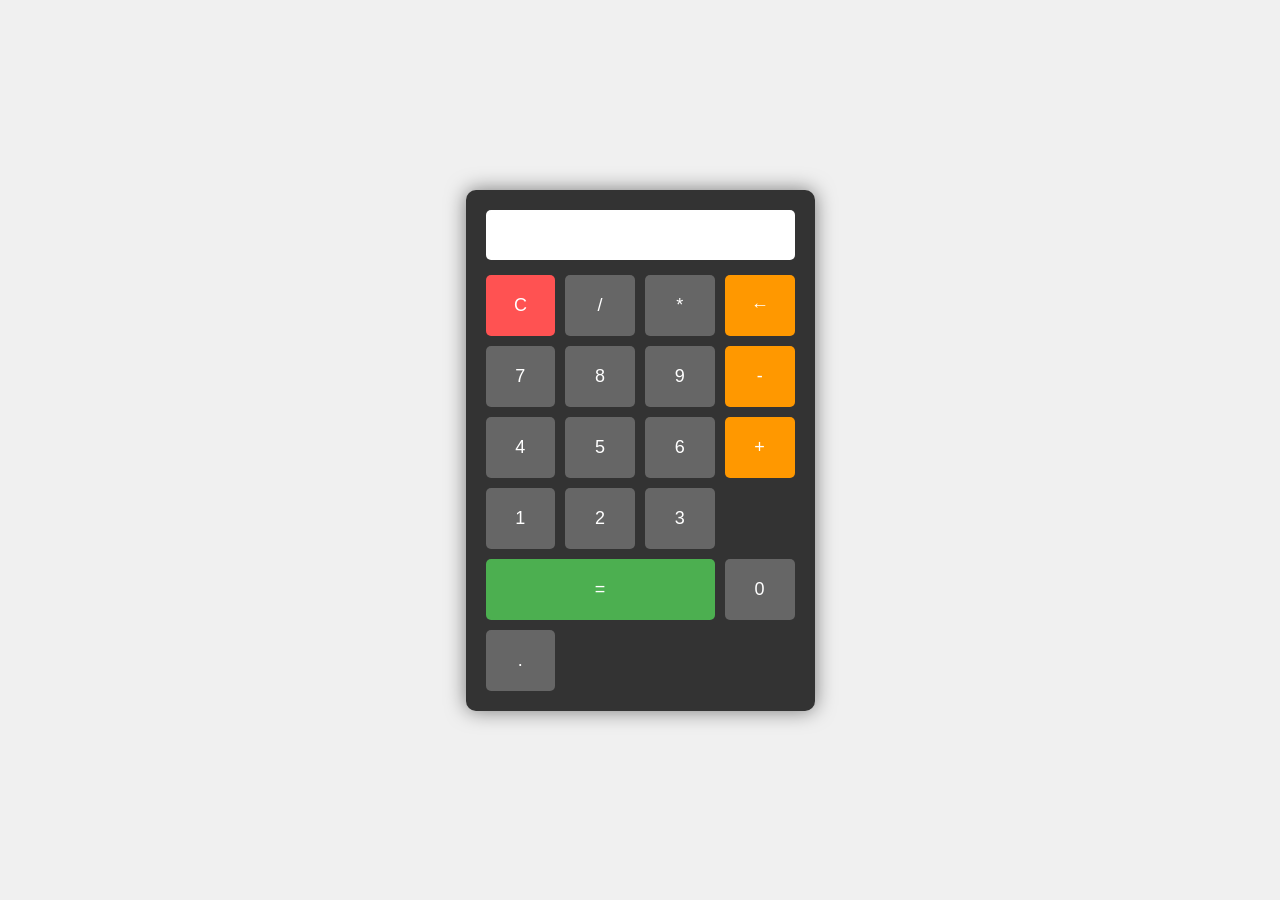
<file: calculator/index.html>
<!DOCTYPE html>
<html lang="az">
<head>
    <meta charset="UTF-8">
    <meta name="viewport" content="width=device-width, initial-scale=1.0">
    <title>Kalkulyator</title>
    <link rel="stylesheet" href="style.css">
</head>
<body>
    <div class="calculator">
        <input type="text" id="display" readonly>
        <div class="buttons">
            <button onclick="clearDisplay()">C</button>
            <button onclick="appendToDisplay('/')">/</button>
            <button onclick="appendToDisplay('*')">*</button>
            <button onclick="deleteLast()">←</button>
            
            <button onclick="appendToDisplay('7')">7</button>
            <button onclick="appendToDisplay('8')">8</button>
            <button onclick="appendToDisplay('9')">9</button>
            <button onclick="appendToDisplay('-')">-</button>
            
            <button onclick="appendToDisplay('4')">4</button>
            <button onclick="appendToDisplay('5')">5</button>
            <button onclick="appendToDisplay('6')">6</button>
            <button onclick="appendToDisplay('+')">+</button>
            
            <button onclick="appendToDisplay('1')">1</button>
            <button onclick="appendToDisplay('2')">2</button>
            <button onclick="appendToDisplay('3')">3</button>
            <button onclick="calculate()">=</button>
            
            <button onclick="appendToDisplay('0')" class="zero">0</button>
            <button onclick="appendToDisplay('.')">.</button>
        </div>
    </div>
    <script src="script.js"></script>
</body>
</html>
</file>
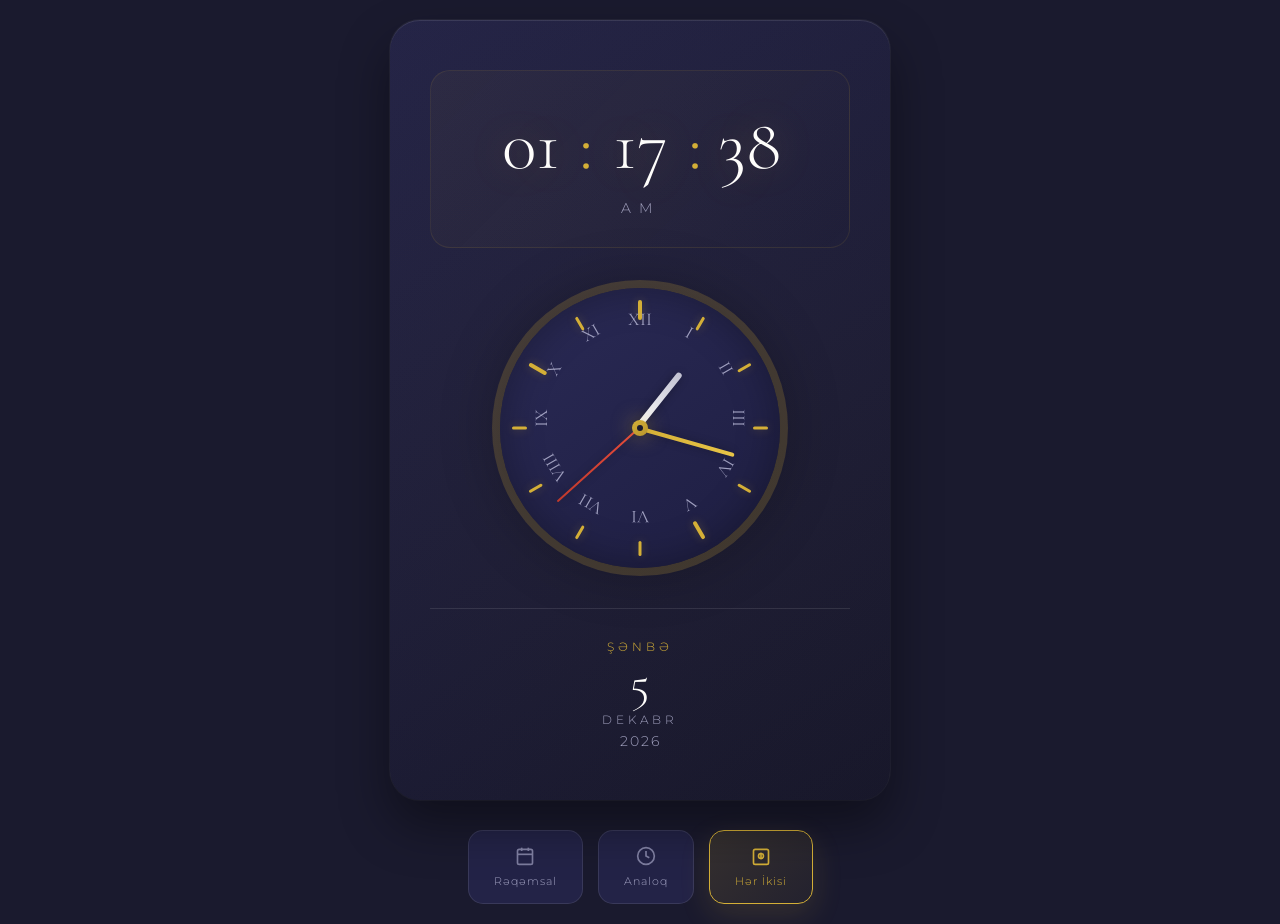
<file: saat/index.html>
<!DOCTYPE html>
<html lang="az">
<head>
    <meta charset="UTF-8">
    <meta name="viewport" content="width=device-width, initial-scale=1.0">
    <title>Elegant Saat</title>
    <link rel="stylesheet" href="style.css">
    <link href="https://fonts.googleapis.com/css2?family=Cormorant+Garamond:wght@300;400;600&family=Montserrat:wght@200;300;400;500&display=swap" rel="stylesheet">
</head>
<body>
    <div class="main-container">
        <div class="clock-wrapper">
            <!-- Rəqəmsal Saat -->
            <div class="digital-clock-section active">
                <div class="time-container">
                    <span class="time-value" id="hours">00</span>
                    <span class="time-separator">:</span>
                    <span class="time-value" id="minutes">00</span>
                    <span class="time-separator">:</span>
                    <span class="time-value" id="seconds">00</span>
                </div>
                <div class="time-period" id="period">AM</div>
            </div>

            <!-- Analoq Saat -->
            <div class="analog-clock-section">
                <div class="analog-clock">
                    <div class="clock-face">
                        <div class="center-point"></div>
                        <div class="hand hour-hand" id="hourHand"></div>
                        <div class="hand minute-hand" id="minuteHand"></div>
                        <div class="hand second-hand" id="secondHand"></div>
                        <div class="marker-container">
                            <div class="marker" style="--i: 0; --rot: 0deg;"></div>
                            <div class="marker" style="--i: 1; --rot: 30deg;"></div>
                            <div class="marker" style="--i: 2; --rot: 60deg;"></div>
                            <div class="marker" style="--i: 3; --rot: 90deg;"></div>
                            <div class="marker" style="--i: 4; --rot: 120deg;"></div>
                            <div class="marker" style="--i: 5; --rot: 150deg;"></div>
                            <div class="marker" style="--i: 6; --rot: 180deg;"></div>
                            <div class="marker" style="--i: 7; --rot: 210deg;"></div>
                            <div class="marker" style="--i: 8; --rot: 240deg;"></div>
                            <div class="marker" style="--i: 9; --rot: 270deg;"></div>
                            <div class="marker" style="--i: 10; --rot: 300deg;"></div>
                            <div class="marker" style="--i: 11; --rot: 330deg;"></div>
                        </div>
                        <div class="roman-numerals">
                            <span class="roman" style="--i: 12; --rot: 0deg;">XII</span>
                            <span class="roman" style="--i: 1; --rot: 30deg;">I</span>
                            <span class="roman" style="--i: 2; --rot: 60deg;">II</span>
                            <span class="roman" style="--i: 3; --rot: 90deg;">III</span>
                            <span class="roman" style="--i: 4; --rot: 120deg;">IV</span>
                            <span class="roman" style="--i: 5; --rot: 150deg;">V</span>
                            <span class="roman" style="--i: 6; --rot: 180deg;">VI</span>
                            <span class="roman" style="--i: 7; --rot: 210deg;">VII</span>
                            <span class="roman" style="--i: 8; --rot: 240deg;">VIII</span>
                            <span class="roman" style="--i: 9; --rot: 270deg;">IX</span>
                            <span class="roman" style="--i: 10; --rot: 300deg;">X</span>
                            <span class="roman" style="--i: 11; --rot: 330deg;">XI</span>
                        </div>
                    </div>
                </div>
            </div>

            <!-- Tarix Göstəricisi -->
            <div class="date-section">
                <div class="date-container">
                    <span class="day-name" id="dayName">Bazar</span>
                    <span class="date-number" id="dateNumber">1</span>
                    <span class="month-name" id="monthName">Yanvar</span>
                    <span class="year-number" id="yearNumber">2025</span>
                </div>
            </div>
        </div>

        <!-- Alt Menyu -->
        <div class="bottom-menu">
            <button class="menu-btn active" id="digitalBtn">
                <svg width="20" height="20" viewBox="0 0 24 24" fill="none" stroke="currentColor" stroke-width="2">
                    <rect x="3" y="4" width="18" height="18" rx="2" ry="2"></rect>
                    <line x1="16" y1="2" x2="16" y2="6"></line>
                    <line x1="8" y1="2" x2="8" y2="6"></line>
                    <line x1="3" y1="10" x2="21" y2="10"></line>
                </svg>
                <span>Rəqəmsal</span>
            </button>
            <button class="menu-btn" id="analogBtn">
                <svg width="20" height="20" viewBox="0 0 24 24" fill="none" stroke="currentColor" stroke-width="2">
                    <circle cx="12" cy="12" r="10"></circle>
                    <polyline points="12 6 12 12 16 14"></polyline>
                </svg>
                <span>Analoq</span>
            </button>
            <button class="menu-btn" id="bothBtn">
                <svg width="20" height="20" viewBox="0 0 24 24" fill="none" stroke="currentColor" stroke-width="2">
                    <rect x="3" y="4" width="18" height="18" rx="2" ry="2"></rect>
                    <circle cx="12" cy="12" r="3"></circle>
                    <line x1="12" y1="8" x2="12" y2="12"></line>
                    <line x1="12" y1="12" x2="12" y2="16"></line>
                </svg>
                <span>Hər İkisi</span>
            </button>
        </div>
    </div>

    <script src="script.js"></script>
</body>
</html>
</file>
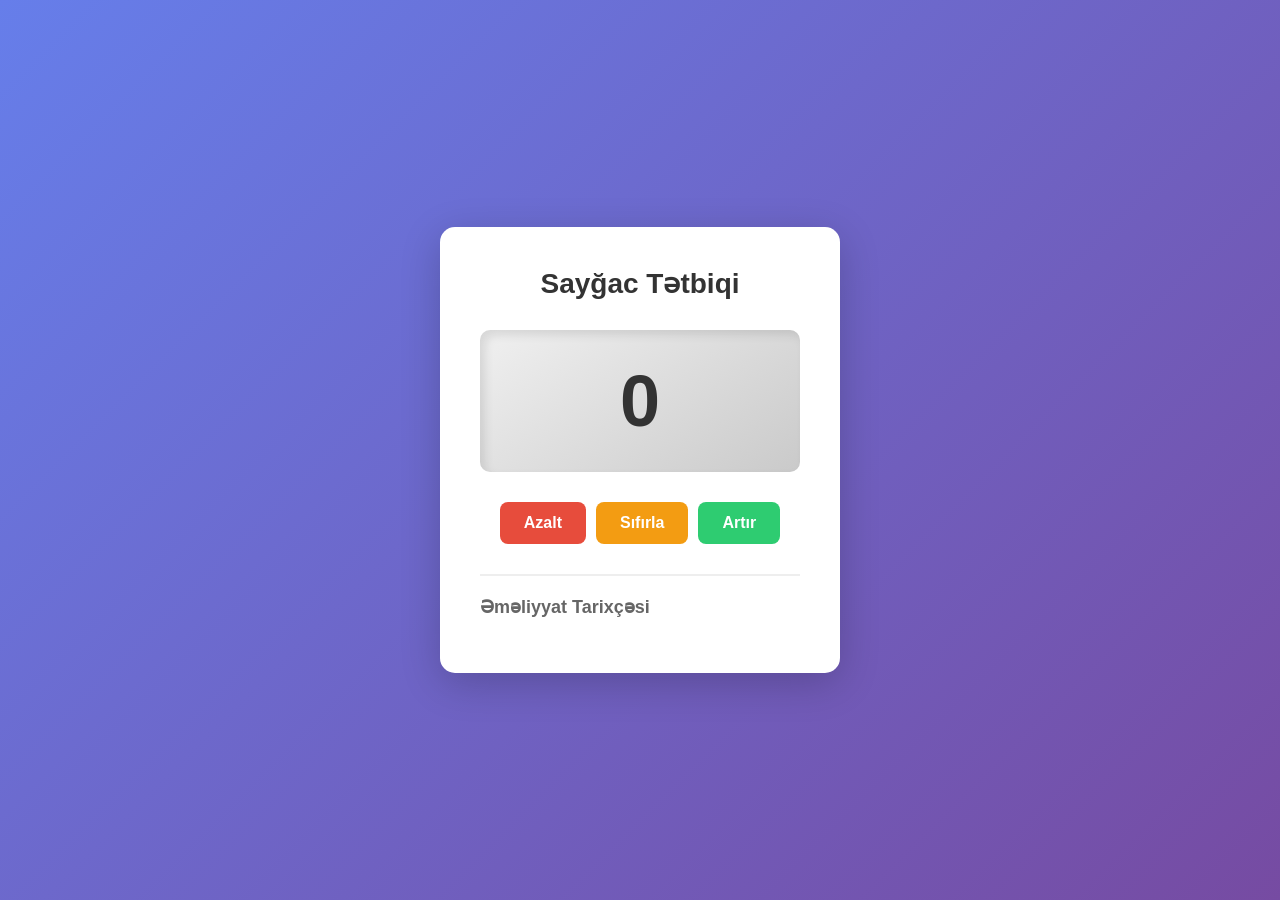
<file: saygac/index.html>
<!DOCTYPE html>
<html lang="az">
<head>
    <meta charset="UTF-8">
    <meta name="viewport" content="width=device-width, initial-scale=1.0">
    <title>JavaScript Sayğacı</title>
    <link rel="stylesheet" href="styles.css">
</head>
<body>
    <div class="counter-container">
        <h1>Sayğac Tətbiqi</h1>
        
        <div class="counter-display">
            <span id="counter-value">0</span>
        </div>
        
        <div class="button-container">
            <button id="decrease-btn" class="btn btn-danger">Azalt</button>
            <button id="reset-btn" class="btn btn-warning">Sıfırla</button>
            <button id="increase-btn" class="btn btn-success">Artır</button>
        </div>
        
        <div class="history-section">
            <h3>Əməliyyat Tarixçəsi</h3>
            <ul id="history-list"></ul>
        </div>
    </div>

    <script src="script.js"></script>
</body>
</html>
</file>
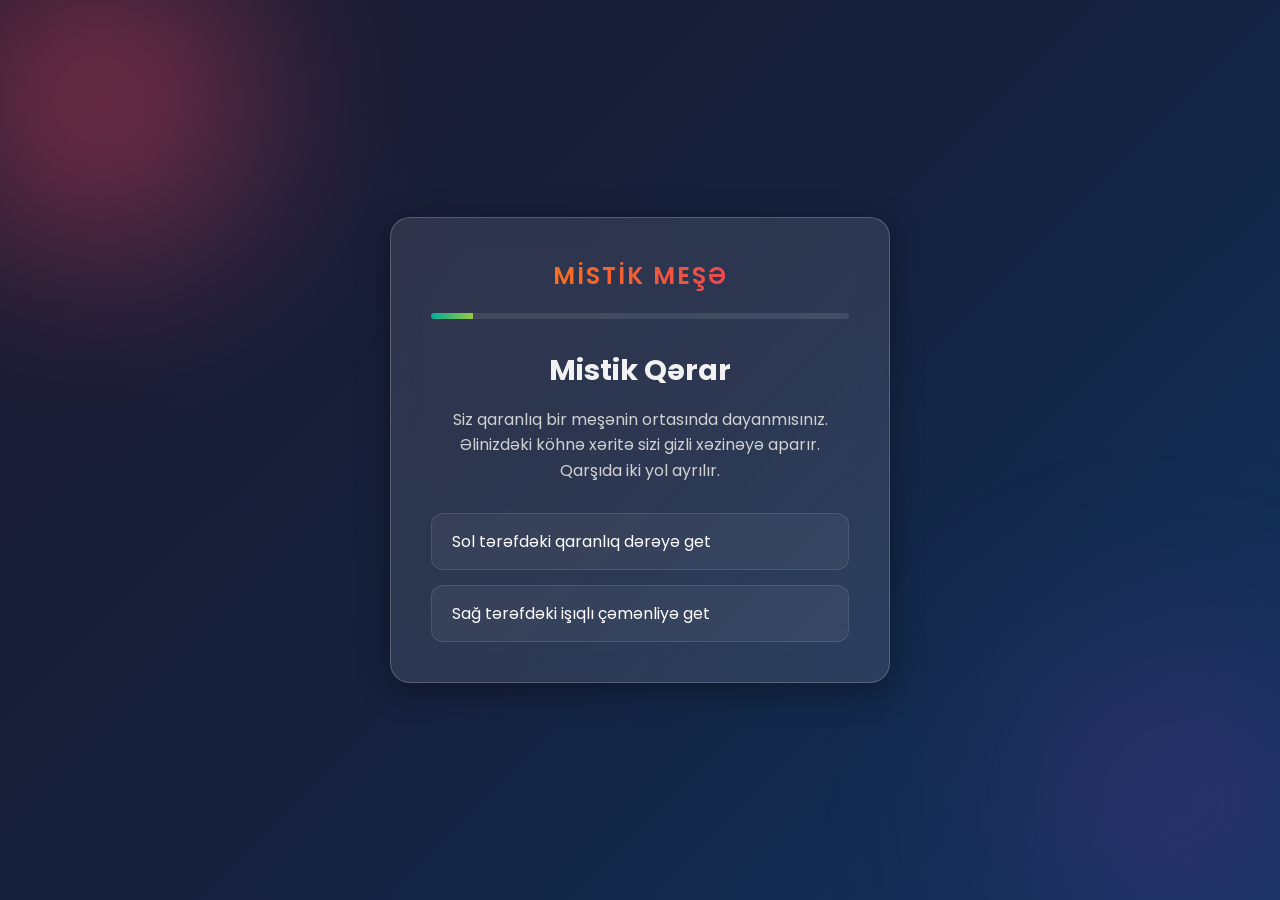
<file: sechme_oyunu/index.html>
<!DOCTYPE html>
<html lang="az">
<head>
    <meta charset="UTF-8">
    <meta name="viewport" content="width=device-width, initial-scale=1.0">
    <title>Elegant Seçmə Oyunu</title>
    <link rel="stylesheet" href="style.css">
    <!-- Google Fonts ilə zərif font -->
    <link href="https://fonts.googleapis.com/css2?family=Poppins:wght@300;400;600&display=swap" rel="stylesheet">
</head>
<body>

    <div class="background-animation"></div>

    <div class="game-container">
        <div class="header">
            <h1>Mistik Meşə</h1>
            <div class="progress-bar">
                <div class="progress-fill" id="progress"></div>
            </div>
        </div>

        <div class="content-area">
            <h2 id="story-title" class="fade-in">Maraqlı Səyahət</h2>
            <p id="story-text" class="fade-in">Bir dəfə qaranlıq bir meşədə oyanırsınız. Əlinizdəki xəritəni açıb baxırsınız. Qarşınızda iki yol var.</p>
        </div>

        <div id="options-container" class="options-grid fade-in">
            <!-- Seçim düymələri buraya JavaScript ilə əlavə olunacaq -->
        </div>
        
        <div id="result-container" class="hidden fade-in">
            <h2 id="result-title"></h2>
            <p id="result-desc"></p>
            <button onclick="restartGame()" class="restart-btn">Yenidən Başla</button>
        </div>
    </div>

    <script src="script.js"></script>
</body>
</html>
</file>
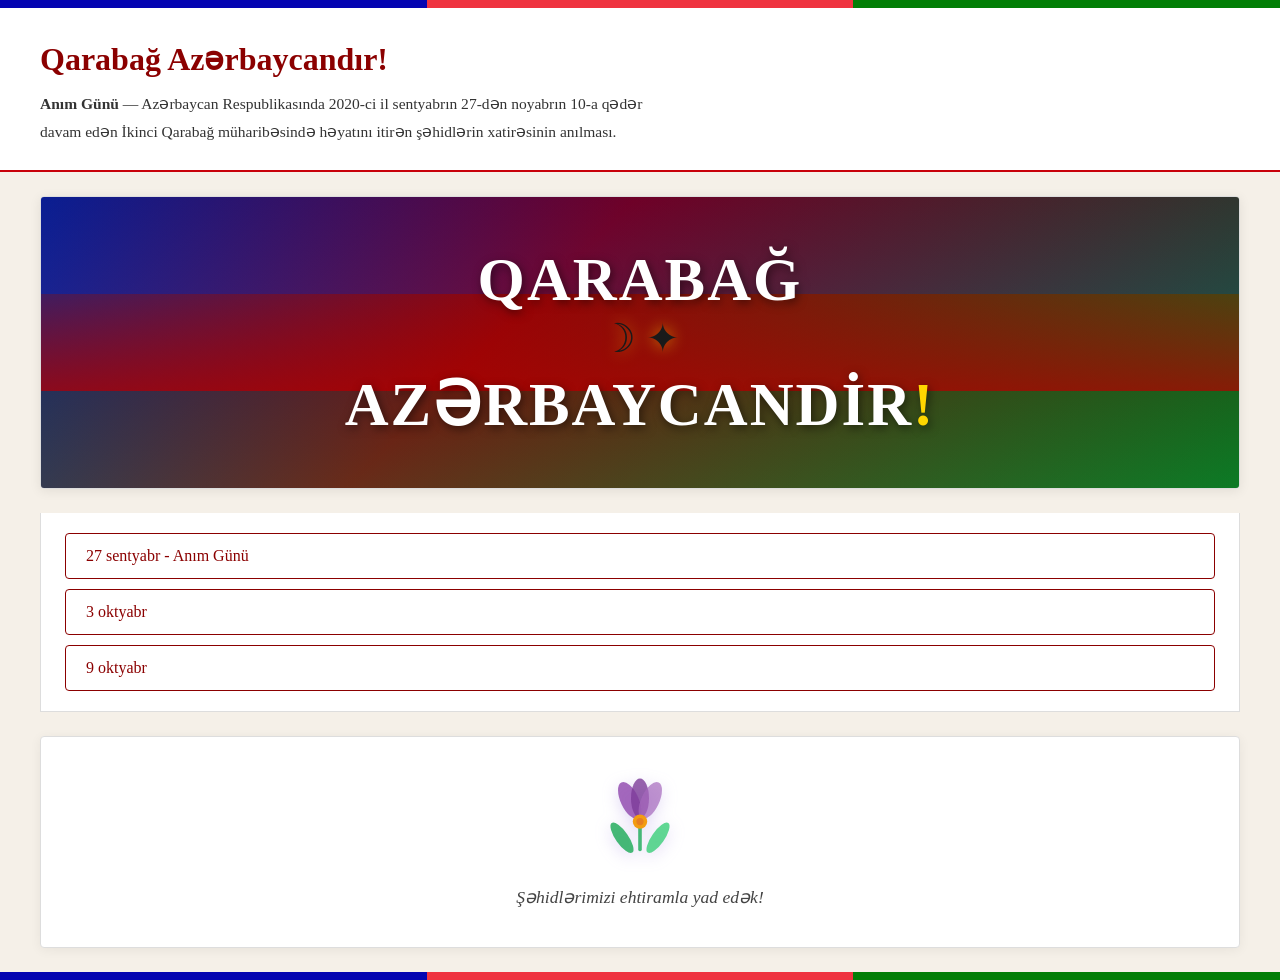
<file: inf_sistemleri/lab4/index.html>
<!DOCTYPE html>
<html lang="az">
<head>
  <meta charset="UTF-8"/>
  <meta name="viewport" content="width=device-width, initial-scale=1.0"/>
  <title>Qarabağ Azərbaycandır</title>
  <style>
    * { margin: 0; padding: 0; box-sizing: border-box; }

    body {
      font-family: Georgia, 'Times New Roman', serif;
      background: #f5f0e8;
      color: #1a1a1a;
    }

    /* ── FLAG BAR ── */
    .flag-bar { display: flex; height: 8px; }
    .flag-bar span { flex: 1; }
    .flag-bar .blue  { background: #0404b1; }
    .flag-bar .red   { background: #EF3340; }
    .flag-bar .green { background: #027e06; }

    /* ── HEADER ── */
    header {
      background: #fff;
      padding: 32px 40px 24px;
      border-bottom: 2px solid #c8000a;
      animation: fadeDown 0.8s ease both;
    }

    header h1 {
      font-size: 2rem;
      color: #8B0000;
      font-weight: bold;
      margin-bottom: 12px;
    }

    header p {
      font-size: 0.97rem;
      line-height: 1.8;
      color: #333;
      max-width: 620px;
    }

    /* ── BANNER ── */
    .banner-box {
      background: #fff;
      margin: 24px 40px;
      border: 1px solid #ddd;
      border-radius: 4px;
      overflow: hidden;
      animation: fadeUp 0.9s 0.2s ease both;
      box-shadow: 0 2px 12px rgba(0,0,0,0.08);
    }

    .banner-inner {
      position: relative;
      background: linear-gradient(135deg, #04278f 0%, #8B0000 40%, #106910 100%);
      padding: 48px 32px;
      text-align: center;
      overflow: hidden;
    }

    .banner-inner::before {
      content: '';
      position: absolute;
      inset: 0;
      background: linear-gradient(to bottom,
        rgba(25, 2, 156, 0.25) 0%,   rgba(17, 41, 220, 0.25) 33.3%,
        rgba(177, 16, 26, 0.25) 33.3%, rgba(173, 4, 4, 0.729) 66.6%,
        rgba(5, 116, 69, 0.25) 66.6%, rgba(0,175,102,0.25) 100%);
    }

    .banner-text { position: relative; z-index: 2; }

    .banner-text h2 {
      font-size: clamp(2rem, 6vw, 3.8rem);
      font-weight: 900;
      color: #fff;
      text-shadow: 2px 3px 10px rgba(0,0,0,0.5);
      letter-spacing: 2px;
      line-height: 1.15;
      animation: pulse 3s ease-in-out infinite;
    }

    .banner-text h2 span { color: #FFD700; }

    @keyframes pulse {
      0%, 100% { text-shadow: 2px 3px 10px rgba(0,0,0,0.5); }
      50% { text-shadow: 2px 3px 25px rgba(255,215,0,0.4), 2px 3px 10px rgba(0,0,0,0.5); }
    }

    .crescent {
      font-size: 2.5rem;
      display: block;
      margin-bottom: 8px;
      animation: rotateStar 8s linear infinite;
      filter: drop-shadow(0 0 8px rgba(255,215,0,0.6));
    }

    @keyframes rotateStar {
      0%, 100% { transform: rotate(-5deg); }
      50%       { transform: rotate(5deg); }
    }

    /* ── BUTTONS ── */
    .dates-section {
      background: #fff;
      margin: 0 40px;
      padding: 20px 24px;
      border: 1px solid #ddd;
      border-top: none;
      animation: fadeUp 0.9s 0.4s ease both;
      display: flex;
      flex-direction: column;
      gap: 10px;
    }

    .dates-section button {
      width: 100%;
      padding: 13px 20px;
      background: #fff;
      border: 1.5px solid #8B0000;
      border-radius: 4px;
      color: #8B0000;
      font-family: Georgia, serif;
      font-size: 1rem;
      text-align: left;
      cursor: pointer;
      transition: background 0.25s, color 0.25s, transform 0.2s, box-shadow 0.2s;
    }

    .dates-section button:hover {
      background: #8B0000;
      color: #fff;
      transform: translateX(6px);
      box-shadow: 0 3px 12px rgba(139,0,0,0.25);
    }

    /* ── MEMORIAL ── */
    .memorial {
      background: #fff;
      margin: 24px 40px;
      border: 1px solid #ddd;
      border-radius: 4px;
      padding: 36px 24px;
      text-align: center;
      animation: fadeUp 0.9s 0.6s ease both;
      box-shadow: 0 2px 12px rgba(0,0,0,0.06);
    }

    .flower-wrap { margin-bottom: 16px; }

    .flower-svg {
      width: 90px;
      height: 90px;
      animation: floatFlower 3s ease-in-out infinite;
      filter: drop-shadow(0 4px 8px rgba(147,112,219,0.3));
    }

    @keyframes floatFlower {
      0%, 100% { transform: translateY(0); }
      50%       { transform: translateY(-10px); }
    }

    .memorial-text {
      font-size: 1.1rem;
      font-style: italic;
      color: #444;
      line-height: 1.6;
    }

    footer { margin-top: 10px; }

    /* ── ANIMATIONS ── */
    @keyframes fadeDown {
      from { opacity: 0; transform: translateY(-20px); }
      to   { opacity: 1; transform: translateY(0); }
    }
    @keyframes fadeUp {
      from { opacity: 0; transform: translateY(24px); }
      to   { opacity: 1; transform: translateY(0); }
    }

    @media (max-width: 600px) {
      header, .banner-box, .dates-section, .memorial { margin-left: 16px; margin-right: 16px; }
      header { padding: 24px 20px 18px; }
      header h1 { font-size: 1.4rem; }
    }
  </style>
</head>
<body>

  <div class="flag-bar">
    <span class="blue"></span>
    <span class="red"></span>
    <span class="green"></span>
  </div>

  <header>
    <h1>Qarabağ Azərbaycandır!</h1>
    <p>
      <strong>Anım Günü</strong> — Azərbaycan Respublikasında 2020-ci il sentyabrın 27-dən
      noyabrın 10-a qədər davam edən İkinci Qarabağ müharibəsində həyatını itirən
      şəhidlərin xatirəsinin anılması.
    </p>
  </header>

  <div class="banner-box">
    <div class="banner-inner">
      <div class="banner-text">
        <h2>QARABAĞ<span></span></h2>
        <span class="crescent">☽ ✦</span>
        <h2>AZƏRBAYCANDİR<span>!</span></h2>
      </div>
    </div>
  </div>

  <div class="dates-section">
    <button>27 sentyabr - Anım Günü</button>
    <button>3 oktyabr</button>
    <button>9 oktyabr</button>
  </div>

  <div class="memorial">
    <div class="flower-wrap">
      <svg class="flower-svg" viewBox="0 0 100 100" xmlns="http://www.w3.org/2000/svg">
        <ellipse cx="50" cy="28" rx="10" ry="22" fill="#9b59b6" opacity="0.9" transform="rotate(-25 50 55)"/>
        <ellipse cx="50" cy="28" rx="10" ry="22" fill="#7d3c98" opacity="0.8" transform="rotate(0 50 55)"/>
        <ellipse cx="50" cy="28" rx="10" ry="22" fill="#a569bd" opacity="0.7" transform="rotate(25 50 55)"/>
        <ellipse cx="30" cy="72" rx="7"  ry="20" fill="#27ae60" opacity="0.85" transform="rotate(-35 30 72)"/>
        <ellipse cx="70" cy="72" rx="7"  ry="20" fill="#2ecc71" opacity="0.75" transform="rotate(35 70 72)"/>
        <rect x="48" y="55" width="4" height="32" rx="2" fill="#27ae60" opacity="0.85"/>
        <circle cx="50" cy="54" r="8" fill="#f39c12"/>
        <circle cx="50" cy="54" r="4" fill="#e67e22"/>
      </svg>
    </div>
    <p class="memorial-text">Şəhidlərimizi ehtiramla yad edək!</p>
  </div>

  <footer>
    <div class="flag-bar">
      <span class="blue"></span>
      <span class="red"></span>
      <span class="green"></span>
    </div>
  </footer>

</body>
</html>
</file>
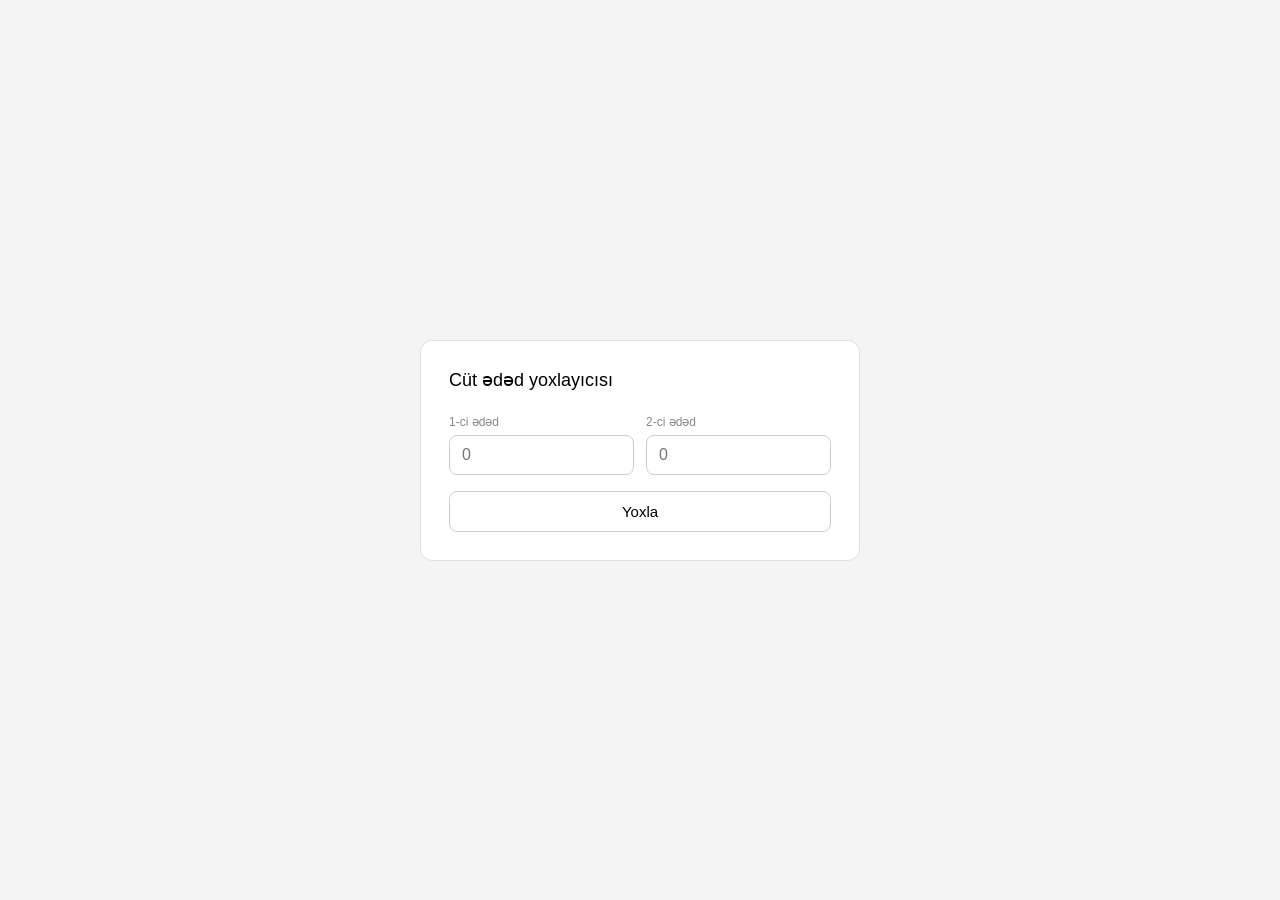
<file: web_sistemleri/indexx.html>
<!DOCTYPE html>
<html lang="az">
<head>
  <meta charset="UTF-8">
  <meta name="viewport" content="width=device-width, initial-scale=1.0">
  <title>Cüt ədəd yoxlayıcısı</title>
  <style>
    * { box-sizing: border-box; margin: 0; padding: 0; }
    body { font-family: sans-serif; background: #f4f4f4; display: flex; justify-content: center; align-items: center; min-height: 100vh; }
    .card { background: #fff; border-radius: 12px; border: 1px solid #e0e0e0; padding: 1.75rem; width: 100%; max-width: 440px; }
    h2 { font-size: 18px; font-weight: 500; margin-bottom: 1.5rem; }
    .row { display: grid; grid-template-columns: 1fr 1fr; gap: 12px; margin-bottom: 16px; }
    .field label { display: block; font-size: 12px; color: #888; margin-bottom: 6px; }
    .field input { width: 100%; font-size: 16px; padding: 10px 12px; border-radius: 8px; border: 1px solid #ccc; outline: none; transition: border-color 0.15s; }
    .field input:focus { border-color: #888; }
    .btn { width: 100%; padding: 11px; font-size: 15px; font-weight: 500; border-radius: 8px; border: 1px solid #ccc; background: #fff; cursor: pointer; transition: background 0.15s, transform 0.1s; }
    .btn:hover { background: #f5f5f5; }
    .btn:active { transform: scale(0.98); }
    .result-box { margin-top: 1rem; border-radius: 8px; padding: 1rem 1.25rem; display: none; gap: 12px; }
    .result-box.show { display: flex; align-items: flex-start; }
    .r-icon { font-size: 20px; flex-shrink: 0; margin-top: 1px; }
    .r-text { font-size: 15px; font-weight: 500; }
    .r-sub { font-size: 12px; margin-top: 4px; color: #666; }
    .badges { display: flex; gap: 8px; margin-top: 1rem; }
    .badge { flex: 1; border-radius: 8px; padding: 10px; text-align: center; }
    .badge .bnum { font-size: 22px; font-weight: 500; }
    .badge .blabel { font-size: 11px; color: #888; margin-top: 3px; }
    .badge .btag { font-size: 11px; font-weight: 500; margin-top: 6px; border-radius: 4px; padding: 2px 8px; display: inline-block; }
  </style>
</head>
<body>
  <div class="card">
    <h2>Cüt ədəd yoxlayıcısı</h2>
    <div class="row">
      <div class="field">
        <label>1-ci ədəd</label>
        <input type="number" id="num1" placeholder="0" oninput="clearResult()">
      </div>
      <div class="field">
        <label>2-ci ədəd</label>
        <input type="number" id="num2" placeholder="0" oninput="clearResult()">
      </div>
    </div>
    <button class="btn" onclick="hesab()">Yoxla</button>

    <div class="result-box" id="result-box">
      <div class="r-icon" id="r-icon"></div>
      <div>
        <div class="r-text" id="r-text"></div>
        <div class="r-sub" id="r-sub"></div>
      </div>
    </div>

    <div class="badges" id="badges" style="display:none">
      <div class="badge" id="b1">
        <div class="bnum" id="b1num"></div>
        <div class="blabel" id="b1label"></div>
        <div class="btag" id="b1tag"></div>
      </div>
      <div class="badge" id="b2">
        <div class="bnum" id="b2num"></div>
        <div class="blabel" id="b2label"></div>
        <div class="btag" id="b2tag"></div>
      </div>
    </div>
  </div>

  <script>
    function clearResult() {
      document.getElementById('result-box').classList.remove('show');
      document.getElementById('badges').style.display = 'none';
    }

    function isCut(n) { return n % 2 === 0; }

    function setBadge(id, num, label, cut) {
      document.getElementById(id + 'num').textContent = num;
      document.getElementById(id + 'label').textContent = label;
      const tag = document.getElementById(id + 'tag');
      tag.textContent = cut ? 'Cütdür' : 'Təkdir';
      const color = cut ? '#2a7a3b' : '#a06000';
      document.getElementById(id).style.background = cut ? '#e6f4ea' : '#fef3e8';
      tag.style.background = cut ? '#c8e6c9' : '#ffe0b2';
      tag.style.color = color;
      document.getElementById(id + 'num').style.color = color;
    }

    function hesab() {
      const v1 = document.getElementById('num1').value;
      const v2 = document.getElementById('num2').value;
      const a = Number(v1), b = Number(v2);
      const box = document.getElementById('result-box');
      box.classList.add('show');

      if (v1 === '' || v2 === '' || isNaN(a) || isNaN(b)) {
        box.style.background = '#fce8e6';
        document.getElementById('r-icon').textContent = '!';
        document.getElementById('r-text').style.color = '#c62828';
        document.getElementById('r-text').textContent = 'Düzgün ədəd daxil edin';
        document.getElementById('r-sub').textContent = 'Hər iki sahə doldurulmalıdır';
        document.getElementById('badges').style.display = 'none';
        return;
      }

      const ca = isCut(a), cb = isCut(b);
      const icon = document.getElementById('r-icon');
      const text = document.getElementById('r-text');
      const sub  = document.getElementById('r-sub');

      if (ca && cb) {
        box.style.background = '#e6f4ea';
        icon.textContent = '✓';
        text.style.color = '#2a7a3b';
        text.textContent = 'Hər iki ədəd 2-yə qalıqsız bölünür';
        sub.textContent = `${a} ÷ 2 = ${a / 2},  ${b} ÷ 2 = ${b / 2}`;
      } else if (!ca && !cb) {
        box.style.background = '#fef9e7';
        icon.textContent = '✗';
        text.style.color = '#a06000';
        text.textContent = 'Hər iki ədəd tək ədəddir';
        sub.textContent = 'Heç biri 2-yə qalıqsız bölünmür';
      } else {
        box.style.background = '#e8f0fe';
        icon.textContent = '~';
        text.style.color = '#1a5dab';
        text.textContent = 'Yalnız bir ədəd cütdür';
        sub.textContent = ca ? `${a} cütdür, ${b} təkdir` : `${a} təkdir, ${b} cütdür`;
      }

      setBadge('b1', a, '1-ci ədəd', ca);
      setBadge('b2', b, '2-ci ədəd', cb);
      document.getElementById('badges').style.display = 'flex';
    }
  </script>
</body>
</html>
</file>
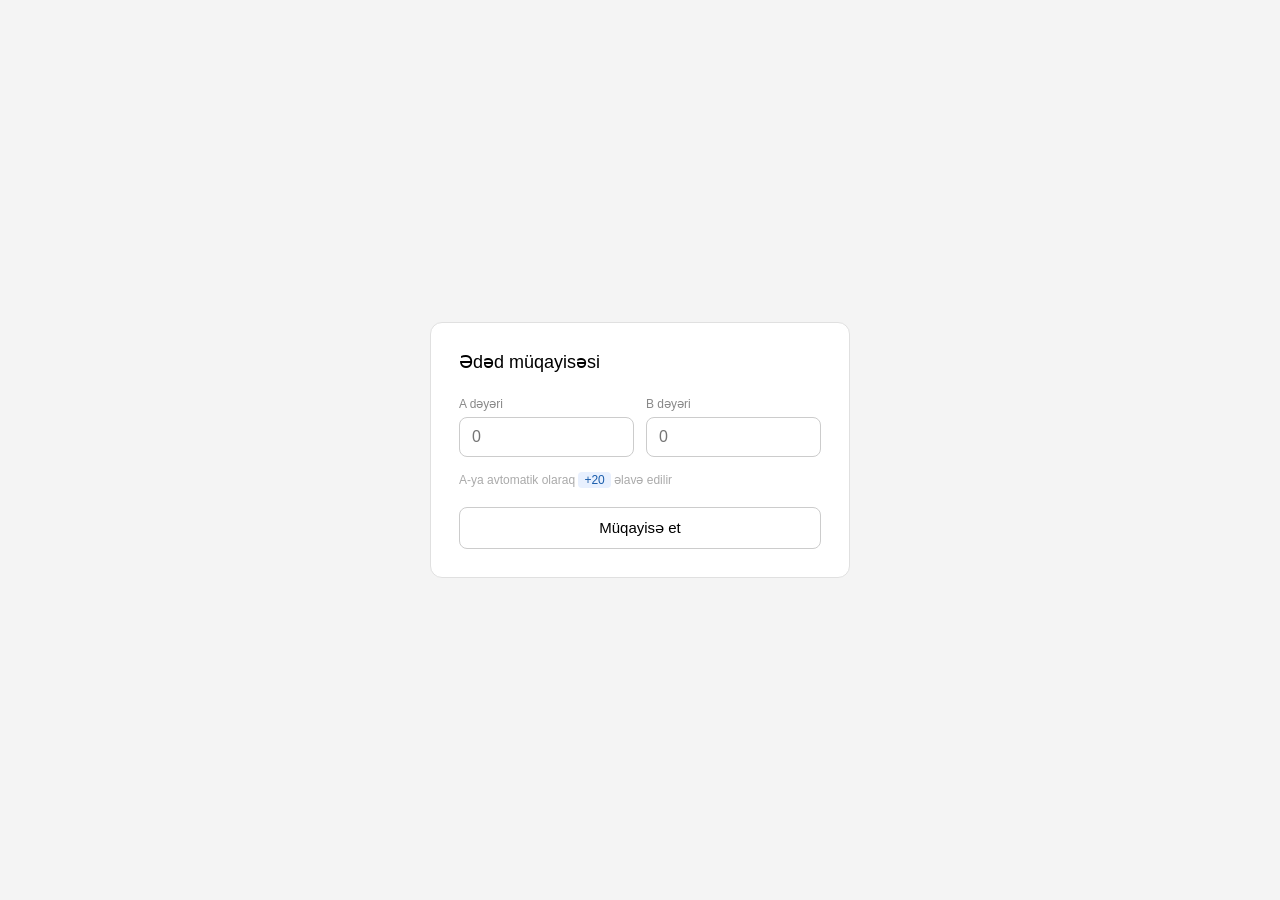
<file: web_sistemleri/indexxx.html>
<!DOCTYPE html>
<html lang="az">
<head>
  <meta charset="UTF-8">
  <meta name="viewport" content="width=device-width, initial-scale=1.0">
  <title>Ədəd müqayisəsi</title>
  <style>
    * { box-sizing: border-box; margin: 0; padding: 0; }
    body { font-family: sans-serif; background: #f4f4f4; display: flex; justify-content: center; align-items: center; min-height: 100vh; }
    .card { background: #fff; border-radius: 12px; border: 1px solid #e0e0e0; padding: 1.75rem; width: 100%; max-width: 420px; }
    h2 { font-size: 18px; font-weight: 500; margin-bottom: 1.5rem; }
    .row { display: grid; grid-template-columns: 1fr 1fr; gap: 12px; margin-bottom: 16px; }
    .field label { display: block; font-size: 12px; color: #888; margin-bottom: 6px; }
    .field input { width: 100%; font-size: 16px; padding: 10px 12px; border-radius: 8px; border: 1px solid #ccc; outline: none; transition: border-color 0.15s; }
    .field input:focus { border-color: #888; }
    .note { font-size: 12px; color: #aaa; margin-bottom: 1.25rem; }
    .note span { background: #e8f0fe; color: #1a5dab; border-radius: 4px; padding: 1px 6px; font-weight: 500; }
    .btn { width: 100%; padding: 11px; font-size: 15px; font-weight: 500; border-radius: 8px; border: 1px solid #ccc; background: #fff; cursor: pointer; transition: background 0.15s, transform 0.1s; }
    .btn:hover { background: #f5f5f5; }
    .btn:active { transform: scale(0.98); }
    .result-box { margin-top: 1rem; border-radius: 8px; padding: 1rem 1.25rem; display: none; align-items: center; gap: 12px; }
    .result-box.show { display: flex; }
    .result-icon { font-size: 22px; flex-shrink: 0; }
    .result-text { font-size: 15px; font-weight: 500; }
    .result-sub { font-size: 12px; margin-top: 2px; color: #666; }
    .vis { margin-top: 1.25rem; display: none; }
    .vis.show { display: block; }
    .bar-row { display: flex; align-items: center; gap: 8px; margin-bottom: 8px; }
    .bar-label { font-size: 12px; color: #888; width: 36px; text-align: right; flex-shrink: 0; }
    .bar-track { flex: 1; height: 8px; background: #f0f0f0; border-radius: 99px; overflow: hidden; }
    .bar-fill { height: 100%; border-radius: 99px; transition: width 0.4s ease; }
    .bar-val { font-size: 12px; color: #888; width: 40px; flex-shrink: 0; }
  </style>
</head>
<body>
  <div class="card">
    <h2>Ədəd müqayisəsi</h2>
    <div class="row">
      <div class="field">
        <label>A dəyəri</label>
        <input type="number" id="a" placeholder="0" oninput="reset()">
      </div>
      <div class="field">
        <label>B dəyəri</label>
        <input type="number" id="b" placeholder="0" oninput="reset()">
      </div>
    </div>
    <p class="note">A-ya avtomatik olaraq <span>+20</span> əlavə edilir</p>
    <button class="btn" onclick="yoxla()">Müqayisə et</button>
    <div class="result-box" id="result-box">
      <div class="result-icon" id="r-icon"></div>
      <div>
        <div class="result-text" id="r-text"></div>
        <div class="result-sub" id="r-sub"></div>
      </div>
    </div>
    <div class="vis" id="vis">
      <div class="bar-row">
        <div class="bar-label">A</div>
        <div class="bar-track"><div class="bar-fill" id="bar-a" style="background:#4a90d9"></div></div>
        <div class="bar-val" id="bv-a"></div>
      </div>
      <div class="bar-row">
        <div class="bar-label">B</div>
        <div class="bar-track"><div class="bar-fill" id="bar-b" style="background:#e6a817"></div></div>
        <div class="bar-val" id="bv-b"></div>
      </div>
    </div>
  </div>

  <script>
    function reset() {
      document.getElementById('result-box').classList.remove('show');
      document.getElementById('vis').classList.remove('show');
    }

    function yoxla() {
      const rawA = Number(document.getElementById('a').value);
      const rawB = Number(document.getElementById('b').value);
      if (document.getElementById('a').value === '' || document.getElementById('b').value === '') return;

      const a = rawA + 20;
      const b = rawB;

      const box = document.getElementById('result-box');
      box.classList.add('show');

      const icon = document.getElementById('r-icon');
      const text = document.getElementById('r-text');
      const sub  = document.getElementById('r-sub');

      if (a < b) {
        box.style.background = '#e8f0fe';
        icon.textContent = '<';
        text.style.color = '#1a5dab';
        text.textContent = 'A, B-dən kiçikdir';
        sub.textContent = `${rawA} + 20 = ${a}  <  ${b}`;
      } else if (a === b) {
        box.style.background = '#e6f4ea';
        icon.textContent = '=';
        text.style.color = '#2a7a3b';
        text.textContent = 'A, B-yə bərabərdir';
        sub.textContent = `${rawA} + 20 = ${a}  =  ${b}`;
      } else {
        box.style.background = '#fef9e7';
        icon.textContent = '>';
        text.style.color = '#a06000';
        text.textContent = 'A, B-dən böyükdür';
        sub.textContent = `${rawA} + 20 = ${a}  >  ${b}`;
      }

      const vis = document.getElementById('vis');
      vis.classList.add('show');
      const max = Math.max(Math.abs(a), Math.abs(b), 1);
      document.getElementById('bar-a').style.width = Math.round(Math.abs(a) / max * 100) + '%';
      document.getElementById('bar-b').style.width = Math.round(Math.abs(b) / max * 100) + '%';
      document.getElementById('bv-a').textContent = a;
      document.getElementById('bv-b').textContent = b;
    }
  </script>
</body>
</html>
</file>
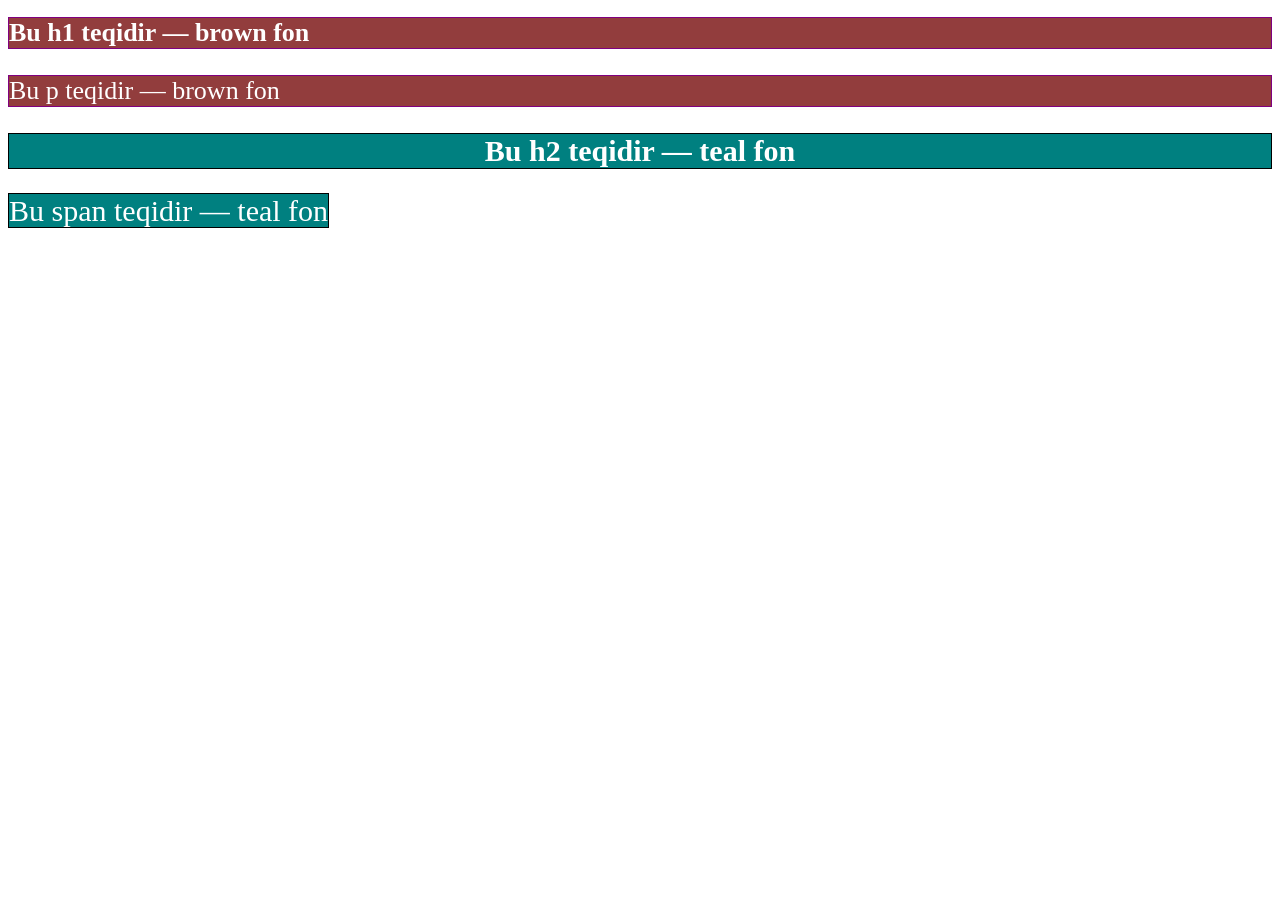
<file: inf_sistemleri/lab4/index1.html>
<!DOCTYPE html>
<html lang="az">
<head>
  <meta charset="UTF-8"/>
  <title>CSS Tapşırığı</title>
  <style>
    .class1 {
      color: white;
      font-size: 30px;
      background-color: teal;
      text-align: center;
      border: 1px solid black;
    }

    #id1 {
      color: white;
      font-size: 26px;
      background-color: rgb(146, 61, 61);
      text-align: start;
      border: 1px solid purple;
    }
  </style>
</head>
<body>

  <h1 id="id1">Bu h1 teqidir — brown fon</h1>

  <p id="id1">Bu p teqidir — brown fon</p>

  <h2 class="class1">Bu h2 teqidir — teal fon</h2>

  <span class="class1">Bu span teqidir — teal fon</span>

</body>
</html>
</file>
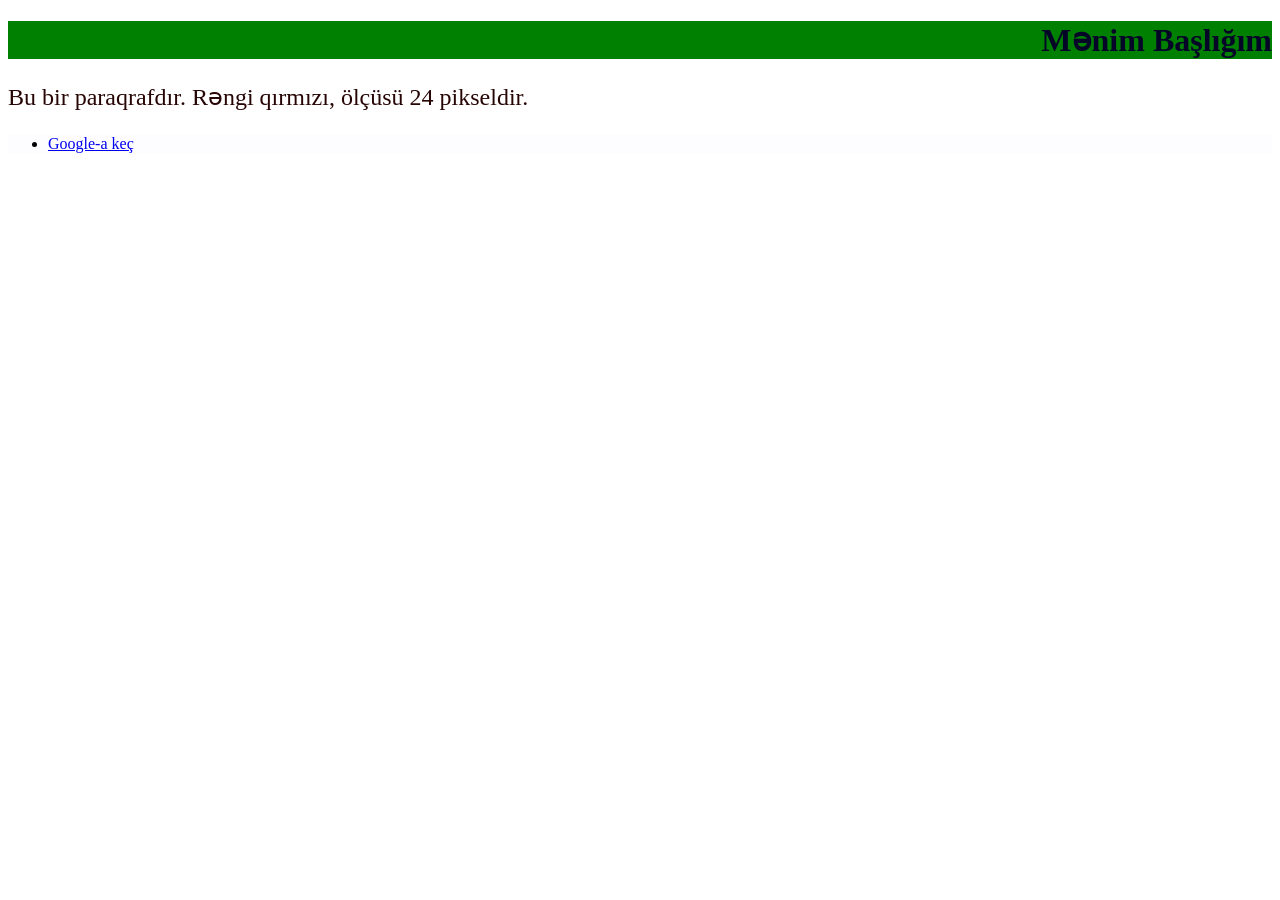
<file: inf_sistemleri/lab4/index2.html>
<!DOCTYPE html>
<html lang="az">
<head>
  <meta charset="UTF-8"/>
  <title>Ev işi</title>
  <style>
    h1 {
      color: rgb(5, 5, 40);
      background-color: green;
      text-align: right;
    }

    p {
      color: rgb(39, 5, 5);
      font-size: 24px;
    }

    ul {
      background-color: rgb(253, 253, 255);
    }
  </style>
</head>
<body>

  <h1>Mənim Başlığım</h1>

  <p>Bu bir paraqrafdır. Rəngi qırmızı, ölçüsü 24 pikseldir.</p>

  <ul>
    <li><a href="https://www.google.com">Google-a keç</a></li>
  </ul>

</body>
</html>
</file>
<file: calculator/style.css>
body {
    font-family: Arial, sans-serif;
    display: flex;
    justify-content: center;
    align-items: center;
    height: 100vh;
    background-color: #f0f0f0;
    margin: 0;
}

.calculator {
    background-color: #333;
    padding: 20px;
    border-radius: 10px;
    box-shadow: 0 0 20px rgba(0,0,0,0.5);
}

#display {
    width: 100%;
    height: 50px;
    font-size: 24px;
    text-align: right;
    margin-bottom: 15px;
    padding: 5px;
    box-sizing: border-box;
    border-radius: 5px;
    border: none;
}

.buttons {
    display: grid;
    grid-template-columns: repeat(4, 1fr);
    gap: 10px;
}

button {
    padding: 20px;
    font-size: 18px;
    border: none;
    border-radius: 5px;
    cursor: pointer;
    background-color: #666;
    color: white;
    transition: background-color 0.2s;
}

button:hover {
    background-color: #777;
}

button:active {
    background-color: #888;
}

button:nth-child(1) {
    background-color: #ff5252;
}

button:nth-child(1):hover {
    background-color: #ff1744;
}

button:nth-child(4), button:nth-child(8), button:nth-child(12), button:nth-child(16) {
    background-color: #ff9800;
}

button:nth-child(4):hover, button:nth-child(8):hover, button:nth-child(12):hover, button:nth-child(16):hover {
    background-color: #f57c00;
}

button:nth-child(16) {
    grid-column: span 3;
    background-color: #4caf50;
}

button:nth-child(16):hover {
    background-color: #43a047;
}
</file>
<file: saat/style.css>
/* Əsas Dəyişənlər */
:root {
    --primary-gold: #d4af37;
    --primary-gold-light: #f4e4bc;
    --dark-bg: #1a1a2e;
    --darker-bg: #16162a;
    --card-bg: #232347;
    --text-primary: #ffffff;
    --text-secondary: #a0a0c0;
    --shadow-color: rgba(212, 175, 55, 0.15);
    --transition-smooth: all 0.4s cubic-bezier(0.4, 0, 0.2, 1);
}

/* Sıfırlama */
* {
    margin: 0;
    padding: 0;
    box-sizing: border-box;
}

/* Bədən Stili */
body {
    font-family: 'Montserrat', sans-serif;
    background: var(--dark-bg);
    min-height: 100vh;
    display: flex;
    justify-content: center;
    align-items: center;
    padding: 20px;
    overflow-x: hidden;
}

/* Əsas Konteyner */
.main-container {
    width: 100%;
    max-width: 500px;
    animation: fadeInUp 0.8s ease-out;
}

@keyframes fadeInUp {
    from {
        opacity: 0;
        transform: translateY(30px);
    }
    to {
        opacity: 1;
        transform: translateY(0);
    }
}

/* Saat Kapsayıcısı */
.clock-wrapper {
    background: linear-gradient(145deg, var(--card-bg), var(--darker-bg));
    border-radius: 30px;
    padding: 50px 40px;
    box-shadow: 
        0 25px 50px rgba(0, 0, 0, 0.4),
        0 0 0 1px rgba(255, 255, 255, 0.05),
        inset 0 1px 0 rgba(255, 255, 255, 0.1);
    position: relative;
    overflow: hidden;
}

.clock-wrapper::before {
    content: '';
    position: absolute;
    top: -50%;
    left: -50%;
    width: 200%;
    height: 200%;
    background: radial-gradient(circle, rgba(212, 175, 55, 0.03) 0%, transparent 70%);
    pointer-events: none;
}

/* Rəqəmsal Saat Bölməsi */
.digital-clock-section {
    text-align: center;
    margin-bottom: 40px;
    padding: 30px;
    background: linear-gradient(135deg, rgba(212, 175, 55, 0.05), transparent);
    border-radius: 20px;
    border: 1px solid rgba(212, 175, 55, 0.1);
}

.time-container {
    display: flex;
    justify-content: center;
    align-items: center;
    gap: 5px;
}

.time-value {
    font-family: 'Cormorant Garamond', serif;
    font-size: 72px;
    font-weight: 300;
    color: var(--text-primary);
    text-shadow: 0 0 40px rgba(212, 175, 55, 0.3);
    min-width: 85px;
    display: inline-block;
    transition: var(--transition-smooth);
}

.time-value:hover {
    color: var(--primary-gold);
    text-shadow: 0 0 60px rgba(212, 175, 55, 0.5);
}

.time-separator {
    font-family: 'Cormorant Garamond', serif;
    font-size: 72px;
    font-weight: 300;
    color: var(--primary-gold);
    animation: blink 1s infinite;
}

@keyframes blink {
    0%, 50% { opacity: 1; }
    51%, 100% { opacity: 0.3; }
}

.time-period {
    font-family: 'Montserrat', sans-serif;
    font-size: 14px;
    font-weight: 300;
    letter-spacing: 8px;
    color: var(--text-secondary);
    margin-top: 10px;
    text-transform: uppercase;
}

/* Analoq Saat Bölməsi */
.analog-clock-section {
    display: none;
    justify-content: center;
    margin-bottom: 40px;
}

.analog-clock-section.active {
    display: flex;
}

.digital-clock-section.hidden {
    display: none;
}

.analog-clock {
    position: relative;
    width: 280px;
    height: 280px;
}

.clock-face {
    width: 100%;
    height: 100%;
    background: linear-gradient(145deg, #2a2a55, #1e1e42);
    border-radius: 50%;
    box-shadow: 
        0 0 0 8px rgba(212, 175, 55, 0.2),
        0 0 60px rgba(0, 0, 0, 0.3),
        inset 0 0 40px rgba(0, 0, 0, 0.3);
    position: relative;
}

.center-point {
    position: absolute;
    top: 50%;
    left: 50%;
    width: 16px;
    height: 16px;
    background: linear-gradient(145deg, var(--primary-gold), #b8962e);
    border-radius: 50%;
    transform: translate(-50%, -50%);
    z-index: 10;
    box-shadow: 0 0 20px rgba(212, 175, 55, 0.5);
}

.center-point::after {
    content: '';
    position: absolute;
    top: 50%;
    left: 50%;
    width: 6px;
    height: 6px;
    background: var(--dark-bg);
    border-radius: 50%;
    transform: translate(-50%, -50%);
}

/* Saat Əlləri */
.hand {
    position: absolute;
    bottom: 50%;
    left: 50%;
    transform-origin: bottom center;
    border-radius: 4px 4px 0 0;
    z-index: 5;
}

.hour-hand {
    width: 6px;
    height: 70px;
    background: linear-gradient(to top, var(--text-primary), #c0c0d0);
    margin-left: -3px;
    box-shadow: 0 2px 10px rgba(0, 0, 0, 0.3);
}

.minute-hand {
    width: 4px;
    height: 100px;
    background: linear-gradient(to top, var(--primary-gold), #e8c547);
    margin-left: -2px;
    box-shadow: 0 2px 10px rgba(0, 0, 0, 0.3);
}

.second-hand {
    width: 2px;
    height: 110px;
    background: linear-gradient(to top, #e74c3c, #c0392b);
    margin-left: -1px;
    box-shadow: 0 2px 10px rgba(0, 0, 0, 0.3);
    transition: transform 0.1s ease-out;
}

/* Saat İşarələri */
.marker-container {
    position: absolute;
    width: 100%;
    height: 100%;
    top: 0;
    left: 0;
}

.marker {
    position: absolute;
    width: 3px;
    height: 15px;
    background: var(--primary-gold);
    top: 12px;
    left: 50%;
    transform-origin: center 128px;
    transform: translateX(-50%) rotate(var(--rot));
    border-radius: 2px;
    box-shadow: 0 0 10px rgba(212, 175, 55, 0.3);
}

.marker:nth-child(5n+1) {
    width: 4px;
    height: 20px;
    background: var(--primary-gold);
}

/* Roma Rəqəmləri */
.roman-numerals {
    position: absolute;
    width: 100%;
    height: 100%;
    top: 0;
    left: 0;
}

.roman {
    position: absolute;
    font-family: 'Cormorant Garamond', serif;
    font-size: 18px;
    font-weight: 400;
    color: var(--text-secondary);
    top: 20px;
    left: 50%;
    transform-origin: center 110px;
    transform: translateX(-50%) rotate(var(--rot));
}

.roman:hover {
    color: var(--primary-gold);
    text-shadow: 0 0 10px rgba(212, 175, 55, 0.5);
}

/* Tarix Bölməsi */
.date-section {
    display: flex;
    justify-content: center;
    padding-top: 30px;
    border-top: 1px solid rgba(255, 255, 255, 0.1);
}

.date-container {
    display: flex;
    flex-direction: column;
    align-items: center;
    gap: 5px;
}

.day-name {
    font-family: 'Montserrat', sans-serif;
    font-size: 12px;
    font-weight: 300;
    letter-spacing: 4px;
    color: var(--primary-gold);
    text-transform: uppercase;
}

.date-number {
    font-family: 'Cormorant Garamond', serif;
    font-size: 48px;
    font-weight: 300;
    color: var(--text-primary);
    line-height: 1;
}

.month-name {
    font-family: 'Montserrat', sans-serif;
    font-size: 12px;
    font-weight: 300;
    letter-spacing: 4px;
    color: var(--text-secondary);
    text-transform: uppercase;
}

.year-number {
    font-family: 'Montserrat', sans-serif;
    font-size: 14px;
    font-weight: 300;
    color: var(--text-secondary);
    letter-spacing: 2px;
}

/* Alt Menyu */
.bottom-menu {
    display: flex;
    justify-content: center;
    gap: 15px;
    margin-top: 30px;
}

.menu-btn {
    display: flex;
    flex-direction: column;
    align-items: center;
    gap: 8px;
    padding: 15px 25px;
    background: var(--card-bg);
    border: 1px solid rgba(255, 255, 255, 0.1);
    border-radius: 15px;
    color: var(--text-secondary);
    font-family: 'Montserrat', sans-serif;
    font-size: 11px;
    font-weight: 300;
    letter-spacing: 1px;
    cursor: pointer;
    transition: var(--transition-smooth);
}

.menu-btn svg {
    opacity: 0.7;
    transition: var(--transition-smooth);
}

.menu-btn:hover {
    background: rgba(212, 175, 55, 0.1);
    border-color: rgba(212, 175, 55, 0.3);
    color: var(--primary-gold);
    transform: translateY(-3px);
}

.menu-btn:hover svg {
    opacity: 1;
}

.menu-btn.active {
    background: linear-gradient(135deg, rgba(212, 175, 55, 0.15), rgba(212, 175, 55, 0.05));
    border-color: var(--primary-gold);
    color: var(--primary-gold);
    box-shadow: 0 10px 30px var(--shadow-color);
}

.menu-btn.active svg {
    opacity: 1;
}

/* Responsivlik */
@media (max-width: 480px) {
    .clock-wrapper {
        padding: 40px 25px;
    }

    .time-value,
    .time-separator {
        font-size: 56px;
    }

    .time-value {
        min-width: 65px;
    }

    .analog-clock {
        width: 240px;
        height: 240px;
    }

    .hour-hand {
        height: 60px;
    }

    .minute-hand {
        height: 85px;
    }

    .second-hand {
        height: 95px;
    }

    .bottom-menu {
        gap: 10px;
    }

    .menu-btn {
        padding: 12px 18px;
        font-size: 10px;
    }
}

/* Animasiyalar */
.second-hand {
    transition: transform 0.1s cubic-bezier(0.4, 0, 0.2, 1);
}

.second-hand.moving {
    transition: transform 0.05s linear;
}

/* Glow effekti aktiv olduqda */
.glow-effect {
    animation: glowPulse 2s ease-in-out infinite;
}

@keyframes glowPulse {
    0%, 100% {
        filter: drop-shadow(0 0 5px rgba(212, 175, 55, 0.3));
    }
    50% {
        filter: drop-shadow(0 0 20px rgba(212, 175, 55, 0.6));
    }
}
</file>
<file: saygac/styles.css>
* {
    margin: 0;
    padding: 0;
    box-sizing: border-box;
    font-family: 'Segoe UI', Tahoma, Geneva, Verdana, sans-serif;
}

body {
    background: linear-gradient(135deg, #667eea 0%, #764ba2 100%);
    min-height: 100vh;
    display: flex;
    justify-content: center;
    align-items: center;
    padding: 20px;
}

.counter-container {
    background-color: white;
    border-radius: 15px;
    padding: 40px;
    box-shadow: 0 10px 40px rgba(0, 0, 0, 0.2);
    max-width: 400px;
    width: 100%;
    text-align: center;
}

h1 {
    color: #333;
    margin-bottom: 30px;
    font-size: 28px;
}

.counter-display {
    background: linear-gradient(145deg, #f0f0f0, #cacaca);
    border-radius: 10px;
    padding: 30px;
    margin-bottom: 30px;
    box-shadow: inset 5px 5px 10px rgba(0, 0, 0, 0.1);
}

#counter-value {
    font-size: 72px;
    font-weight: bold;
    color: #333;
    transition: color 0.3s ease;
}

#counter-value.positive {
    color: #2ecc71;
}

#counter-value.negative {
    color: #e74c3c;
}

.button-container {
    display: flex;
    gap: 10px;
    justify-content: center;
    flex-wrap: wrap;
    margin-bottom: 30px;
}

.btn {
    padding: 12px 24px;
    border: none;
    border-radius: 8px;
    font-size: 16px;
    font-weight: 600;
    cursor: pointer;
    transition: all 0.3s ease;
    color: white;
}

.btn:hover {
    transform: translateY(-2px);
    box-shadow: 0 5px 15px rgba(0, 0, 0, 0.2);
}

.btn:active {
    transform: translateY(0);
}

.btn-danger {
    background-color: #e74c3c;
}

.btn-warning {
    background-color: #f39c12;
}

.btn-success {
    background-color: #2ecc71;
}

.history-section {
    border-top: 2px solid #eee;
    padding-top: 20px;
    text-align: left;
}

.history-section h3 {
    color: #666;
    margin-bottom: 15px;
    font-size: 18px;
}

#history-list {
    list-style: none;
    max-height: 150px;
    overflow-y: auto;
}

#history-list li {
    padding: 8px 12px;
    background-color: #f8f9fa;
    border-radius: 5px;
    margin-bottom: 8px;
    font-size: 14px;
    color: #555;
    animation: slideIn 0.3s ease;
}

@keyframes slideIn {
    from {
        opacity: 0;
        transform: translateX(-20px);
    }
    to {
        opacity: 1;
        transform: translateX(0);
    }
}
</file>
<file: sechme_oyunu/style.css>
/* Ümumi Sıfırlama və Font */
* {
    margin: 0;
    padding: 0;
    box-sizing: border-box;
    font-family: 'Poppins', sans-serif;
}

body {
    background: linear-gradient(135deg, #1a1a2e, #16213e, #0f3460);
    height: 100vh;
    display: flex;
    justify-content: center;
    align-items: center;
    overflow: hidden;
    color: #fff;
}

/* Arxa Plan Hərəkətli Dairələr (Dekorasiya) */
.background-animation {
    position: absolute;
    top: 0;
    left: 0;
    width: 100%;
    height: 100%;
    overflow: hidden;
    z-index: -1;
}

.background-animation::before, .background-animation::after {
    content: '';
    position: absolute;
    width: 300px;
    height: 300px;
    border-radius: 50%;
    filter: blur(100px);
    opacity: 0.5;
    animation: float 10s infinite alternate;
}

.background-animation::before {
    background: #e94560;
    top: -50px;
    left: -50px;
}

.background-animation::after {
    background: #533483;
    bottom: -50px;
    right: -50px;
    animation-delay: -5s;
}

@keyframes float {
    0% { transform: translate(0, 0); }
    100% { transform: translate(30px, 50px); }
}

/* Oyun Konteyneri (Glassmorphism) */
.game-container {
    width: 90%;
    max-width: 500px;
    background: rgba(255, 255, 255, 0.1);
    backdrop-filter: blur(15px);
    -webkit-backdrop-filter: blur(15px);
    border: 1px solid rgba(255, 255, 255, 0.2);
    border-radius: 20px;
    padding: 40px;
    box-shadow: 0 8px 32px 0 rgba(0, 0, 0, 0.37);
    text-align: center;
    transition: height 0.3s ease;
}

/* Başlıq və Progress Bar */
.header h1 {
    font-weight: 600;
    margin-bottom: 20px;
    letter-spacing: 2px;
    text-transform: uppercase;
    font-size: 1.5rem;
    background: linear-gradient(90deg, #ff8a00, #e52e71);
    -webkit-background-clip: text;
    -webkit-text-fill-color: transparent;
}

.progress-bar {
    width: 100%;
    height: 6px;
    background: rgba(255, 255, 255, 0.1);
    border-radius: 10px;
    margin-bottom: 30px;
    overflow: hidden;
}

.progress-fill {
    height: 100%;
    width: 0%;
    background: linear-gradient(90deg, #00b09b, #96c93d);
    transition: width 0.5s ease-in-out;
}

/* Məzmun Sahəsi */
.content-area {
    min-height: 120px;
    margin-bottom: 30px;
}

#story-title {
    font-size: 1.8rem;
    margin-bottom: 15px;
    color: #f1f1f1;
}

#story-text {
    font-size: 1rem;
    line-height: 1.6;
    color: #d1d1d1;
}

/* Seçim Düymələri */
.options-grid {
    display: flex;
    flex-direction: column;
    gap: 15px;
}

.option-btn {
    background: rgba(255, 255, 255, 0.05);
    border: 1px solid rgba(255, 255, 255, 0.1);
    padding: 15px 20px;
    border-radius: 12px;
    color: #fff;
    font-size: 1rem;
    cursor: pointer;
    transition: all 0.3s ease;
    text-align: left;
    position: relative;
    overflow: hidden;
}

.option-btn:hover {
    background: rgba(255, 255, 255, 0.2);
    transform: translateY(-3px);
    box-shadow: 0 5px 15px rgba(0,0,0,0.2);
    border-color: rgba(255, 255, 255, 0.4);
}

.option-btn::before {
    content: '→';
    position: absolute;
    right: 20px;
    opacity: 0;
    transition: all 0.3s ease;
}

.option-btn:hover::before {
    opacity: 1;
    right: 15px;
}

/* Nəticə Ekranı */
.hidden {
    display: none;
}

#result-title {
    font-size: 2rem;
    margin-bottom: 10px;
    color: #00b09b;
}

#result-desc {
    margin-bottom: 30px;
    color: #ccc;
}

.restart-btn {
    background: linear-gradient(90deg, #e52e71, #ff8a00);
    border: none;
    padding: 12px 30px;
    border-radius: 25px;
    color: #fff;
    font-weight: 600;
    font-size: 1rem;
    cursor: pointer;
    transition: transform 0.2s;
}

.restart-btn:hover {
    transform: scale(1.05);
}

/* Animasiyalar */
.fade-in {
    animation: fadeIn 0.6s ease-out forwards;
    opacity: 0;
    transform: translateY(10px);
}

@keyframes fadeIn {
    to {
        opacity: 1;
        transform: translateY(0);
    }
}

/* Mobil uyğunlaşdırma */
@media (max-width: 600px) {
    .game-container {
        width: 95%;
        padding: 25px;
    }
}
</file>
